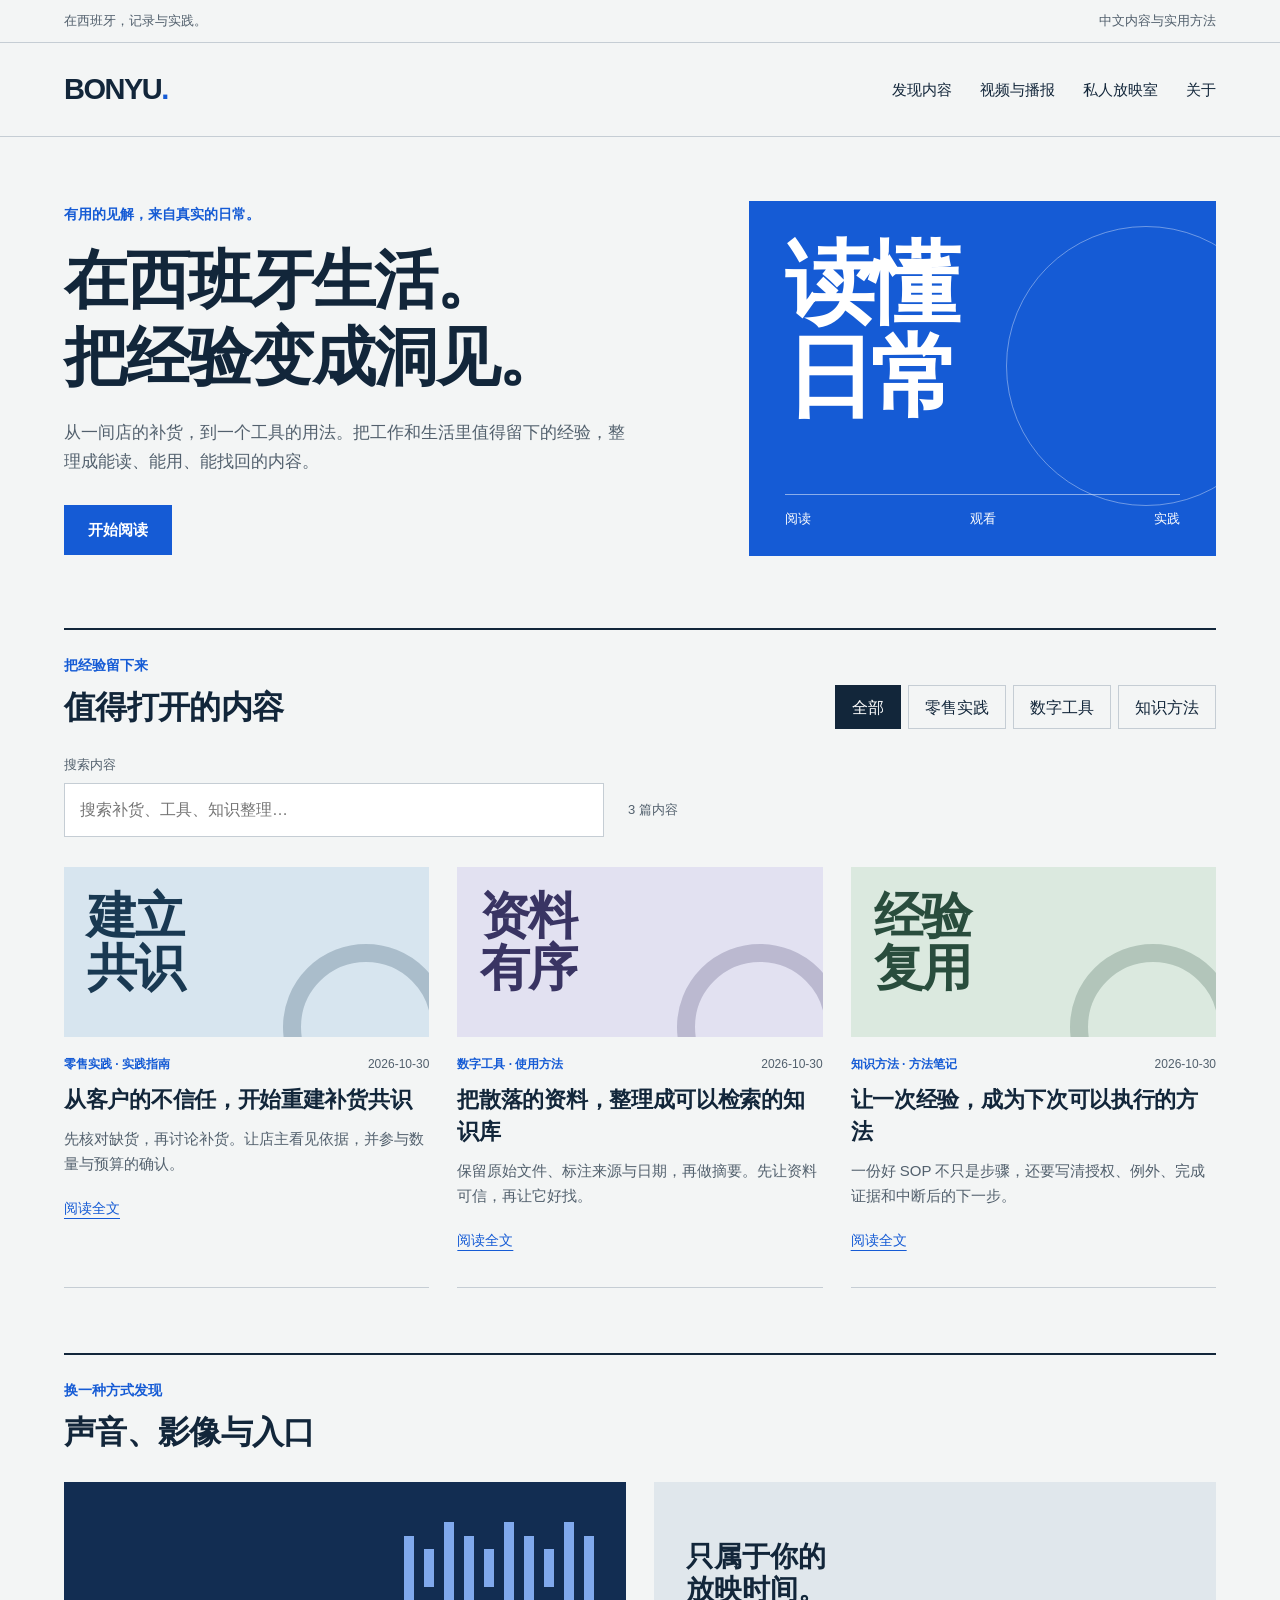
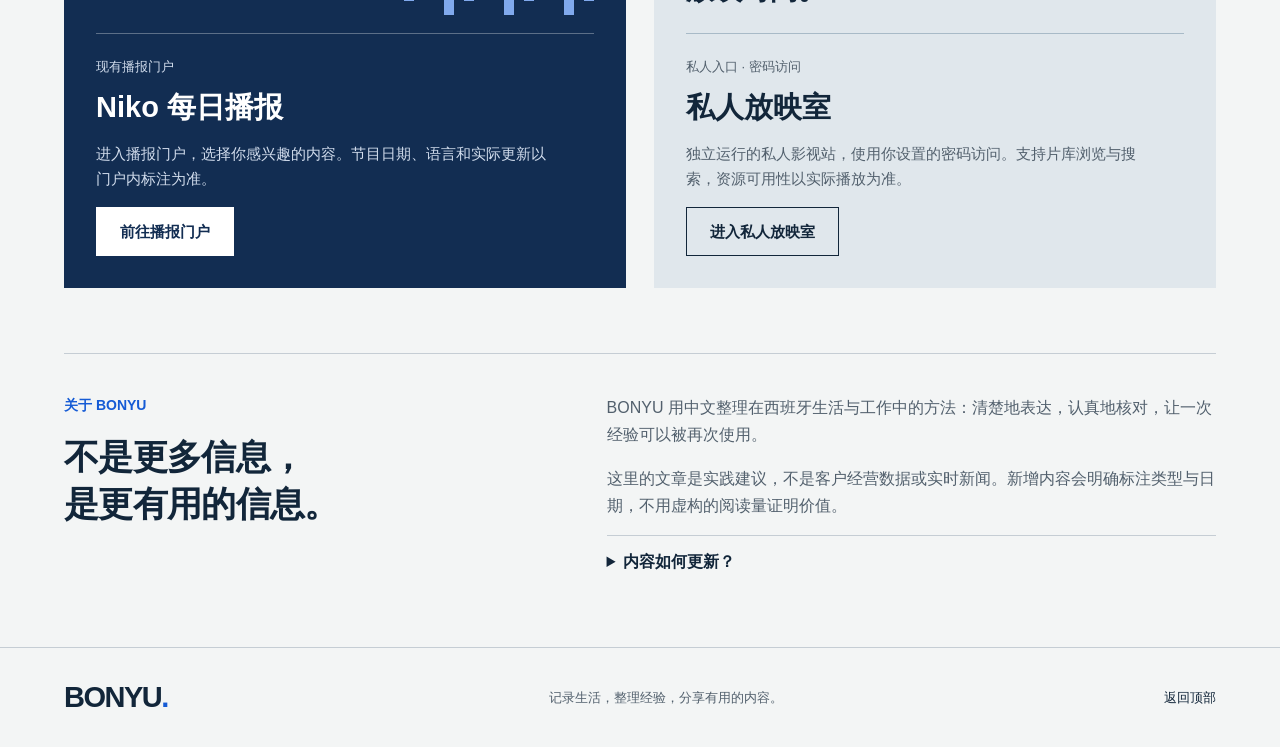
<file: index.html>
<!doctype html>
<!-- 用户选定 A 资讯杂志。静态内容经过核查后经 Git/Netcup 发布；不加载销售资料。 -->
<html lang="zh-CN"><head><meta charset="utf-8"><meta name="viewport" content="width=device-width,initial-scale=1"><meta name="description" content="BONYU：记录在西班牙的生活与工作，分享零售经验、数字工具和可复用的方法。"><meta name="theme-color" content="#155bd5"><meta name="bonyu-release" content="portal-a-20261030-v1"><title>BONYU · 生活里的见解，工作中的方法</title><link rel="stylesheet" href="portal.css"><script src="portal-content.js" defer></script><script src="portal.js" defer></script></head><body>
<a class="skip" href="#content">跳到内容</a><div class="edition"><span>在西班牙，记录与实践。</span><span>中文内容与实用方法</span></div><header class="site-header"><a class="wordmark" href="./" aria-label="BONYU 首页">BONYU<span>.</span></a><nav aria-label="主导航"><a href="#content">发现内容</a><a href="#channels">视频与播报</a><a href="watch/">私人放映室</a><a href="#about">关于</a></nav></header>
<main><section class="hero" aria-labelledby="hero-title"><div><p class="kicker">有用的见解，来自真实的日常。</p><h1 id="hero-title">在西班牙生活。<br>把经验变成洞见。</h1><p class="intro">从一间店的补货，到一个工具的用法。把工作和生活里值得留下的经验，整理成能读、能用、能找回的内容。</p><a class="button primary" href="#content">开始阅读</a></div><div class="hero-art" aria-hidden="true"><span class="orbit"></span><strong>读懂<br>日常</strong><div class="art-caption"><span>阅读</span><span>观看</span><span>实践</span></div></div></section>
<section id="content"><div class="section-heading"><div><p class="kicker">把经验留下来</p><h2>值得打开的内容</h2></div><div class="filters" role="group" aria-label="内容分类"><button type="button" data-filter="全部" aria-pressed="true">全部</button><button type="button" data-filter="零售实践" aria-pressed="false">零售实践</button><button type="button" data-filter="数字工具" aria-pressed="false">数字工具</button><button type="button" data-filter="知识方法" aria-pressed="false">知识方法</button></div></div><label class="search-label" for="content-search">搜索内容</label><div class="search-row"><input id="content-search" type="search" placeholder="搜索补货、工具、知识整理…" autocomplete="off"><span id="result-count" role="status" aria-live="polite"></span></div><div id="content-grid" class="content-grid"></div><p id="empty-state" hidden>没有匹配的内容，请换个关键词或切换到“全部”。</p><noscript>请启用 JavaScript 以阅读文章、分类和搜索。</noscript></section>
<section id="channels" class="channels"><div class="section-heading"><div><p class="kicker">换一种方式发现</p><h2>声音、影像与入口</h2></div></div><div class="channel-grid"><article class="channel broadcast"><div class="wave" aria-hidden="true"><i></i><i></i><i></i><i></i><i></i><i></i><i></i><i></i><i></i><i></i></div><p class="channel-label">现有播报门户</p><h3>Niko 每日播报</h3><p>进入播报门户，选择你感兴趣的内容。节目日期、语言和实际更新以门户内标注为准。</p><a class="button light" href="https://kyrmax.de/niko-broadcast/" target="_blank" rel="noopener noreferrer">前往播报门户<span class="sr-only">，在新标签页打开</span></a></article><article class="channel personal"><div class="frame-art" aria-hidden="true">只属于你的<br>放映时间。</div><p class="channel-label">私人入口 · 密码访问</p><h3>私人放映室</h3><p>独立运行的私人影视站，使用你设置的密码访问。支持片库浏览与搜索，资源可用性以实际播放为准。</p><a class="button secondary" href="watch/">进入私人放映室</a></article></div></section>
<section id="about" class="about"><div><p class="kicker">关于 BONYU</p><h2>不是更多信息，<br>是更有用的信息。</h2></div><div><p>BONYU 用中文整理在西班牙生活与工作中的方法：清楚地表达，认真地核对，让一次经验可以被再次使用。</p><p>这里的文章是实践建议，不是客户经营数据或实时新闻。新增内容会明确标注类型与日期，不用虚构的阅读量证明价值。</p><details><summary>内容如何更新？</summary><p>目前采用精选内容静态发布：编辑资料 → 核查内容与隐私 → 本地预览 → 提交指定文件 → Netcup 自动同步 → 线上回读。这不是已经接通的自动抓取或后台投稿系统。</p></details></div></section></main>
<footer><a class="wordmark" href="./">BONYU<span>.</span></a><p>记录生活，整理经验，分享有用的内容。</p><a href="#hero-title">返回顶部</a></footer><dialog id="article-dialog" aria-labelledby="article-title"><div class="dialog-toolbar"><span id="article-meta"></span><button id="close-article" type="button">关闭文章</button></div><article><h2 id="article-title"></h2><p id="article-intro" class="article-intro"></p><div id="article-body"></div></article></dialog></body></html>
</file>
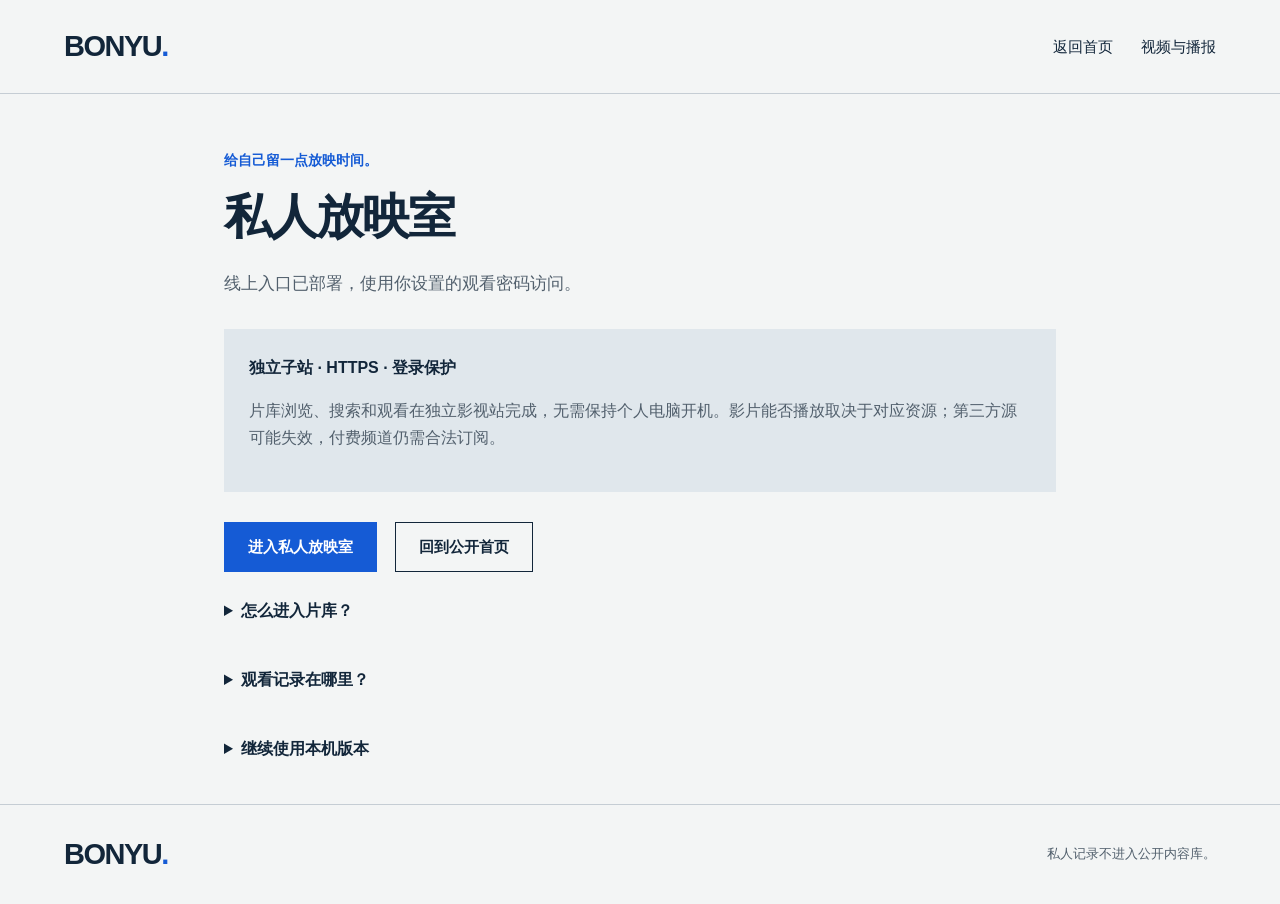
<file: watch/index.html>
<!doctype html><html lang="zh-CN"><head><meta charset="utf-8"><meta name="viewport" content="width=device-width,initial-scale=1"><meta name="robots" content="noindex"><title>私人放映室 · BONYU</title><link rel="stylesheet" href="../portal.css"></head><body><header class="site-header"><a class="wordmark" href="../">BONYU<span>.</span></a><nav aria-label="主导航"><a href="../">返回首页</a><a href="../#channels">视频与播报</a></nav></header><main class="watch-main"><p class="kicker">给自己留一点放映时间。</p><h1>私人放映室</h1><p class="intro">线上入口已部署，使用你设置的观看密码访问。</p><div class="notice"><strong>独立子站 · HTTPS · 登录保护</strong><p>片库浏览、搜索和观看在独立影视站完成，无需保持个人电脑开机。影片能否播放取决于对应资源；第三方源可能失效，付费频道仍需合法订阅。</p></div><div class="watch-actions"><a class="button primary" href="https://watch.bonyu.de/" rel="noreferrer">进入私人放映室</a><a class="button secondary" href="../">回到公开首页</a></div><details><summary>怎么进入片库？</summary><p>打开影视站，输入自己设置的观看密码，然后选择顶部“片库”。可以切换资源、分类和页码，也可以搜索片名。</p></details><details><summary>观看记录在哪里？</summary><p>当前应用的观看历史和偏好保存在使用的浏览器内，不会自动跨设备同步。不要在公共电脑保存登录状态。</p></details><details><summary>继续使用本机版本</summary><p>本机版本仍可在服务启动后通过 <a href="http://127.0.0.1:8080/catalog" rel="noreferrer">当前电脑片库</a> 打开；该地址始终指向你正在使用的电脑。</p></details></main><footer><a class="wordmark" href="../">BONYU<span>.</span></a><p>私人记录不进入公开内容库。</p></footer></body></html>
</file>
<file: portal.css>
:root{--paper:#f3f5f5;--panel:#fff;--ink:#12263a;--accent:#155bd5;--muted:#52606d;--line:#c5cdd4}*{box-sizing:border-box}html{scroll-behavior:smooth;scroll-padding-top:24px}body{margin:0;color:var(--ink);background:var(--paper);font:16px/1.7 -apple-system,BlinkMacSystemFont,'PingFang SC','Microsoft YaHei',sans-serif}a{color:inherit;text-decoration:none}button,input{font:inherit}a:focus-visible,button:focus-visible,input:focus-visible,summary:focus-visible{outline:3px solid var(--accent);outline-offset:4px}.skip{position:fixed;top:-70px;left:20px;background:var(--ink);color:#fff;padding:12px;z-index:5}.skip:focus{top:12px}.edition{display:flex;justify-content:space-between;padding:10px 5vw;border-bottom:1px solid var(--line);color:var(--muted);font-size:13px}.site-header{display:flex;align-items:center;justify-content:space-between;padding:22px 5vw;border-bottom:1px solid var(--line);gap:24px}.wordmark{font-size:29px;font-weight:900;letter-spacing:-1.5px}.wordmark span{color:var(--accent)}nav{display:flex;flex-wrap:wrap;gap:28px}nav a{display:inline-flex;align-items:center;min-height:44px;font-size:15px}nav a:hover,footer a:hover{color:var(--accent)}main{max-width:1440px;margin:auto;padding:0 5vw}.hero{display:grid;grid-template-columns:1.35fr 1fr;gap:55px;align-items:center;padding:64px 0 72px}.kicker{color:var(--accent);font-weight:650;font-size:14px;margin:0 0 15px}h1{font-size:clamp(40px,5vw,74px);line-height:1.2;letter-spacing:-2px;margin:0 0 24px;font-weight:800;text-wrap:balance}p{color:var(--muted)}.intro{max-width:570px;margin:0 0 28px;font-size:17px}.button{display:inline-flex;align-items:center;justify-content:center;min-height:46px;padding:11px 23px;font-weight:650;border:1px solid transparent;font-size:15px}.primary{color:white;background:var(--accent)}.primary:hover{background:#1046a6}.secondary{border-color:var(--ink);color:var(--ink)}.secondary:hover{background:#d5e0eb}.hero-art{min-height:355px;background:var(--accent);position:relative;overflow:hidden;color:#fff;padding:36px}.hero-art strong{font-size:clamp(70px,7vw,102px);line-height:1.04;letter-spacing:-5px;display:block;position:relative}.orbit{position:absolute;width:280px;height:280px;border:1px solid #ffffff60;border-radius:50%;right:-70px;top:25px}.art-caption{position:absolute;left:36px;right:36px;bottom:26px;display:flex;justify-content:space-between;border-top:1px solid #ffffff80;padding-top:13px;font-size:13px}.section-heading{border-top:2px solid var(--ink);padding-top:24px;display:flex;justify-content:space-between;gap:24px;align-items:flex-end}h2{font-size:32px;line-height:1.35;letter-spacing:-.7px;margin:0}.section-heading .kicker{margin-bottom:8px}.filters{display:flex;gap:7px;flex-wrap:wrap}.filters button{min-height:44px;padding:7px 16px;background:transparent;border:1px solid var(--line);color:var(--ink);cursor:pointer}.filters button[aria-pressed=true]{background:var(--ink);color:white;border-color:var(--ink)}.search-label{display:block;font-size:13px;margin:25px 0 7px;color:var(--muted)}.search-row{display:flex;gap:24px;align-items:center}input[type=search]{width:min(540px,100%);padding:12px 15px;border:1px solid var(--line);color:var(--ink);background:var(--panel);border-radius:0;min-height:48px}#result-count{font-size:13px;color:var(--muted);white-space:nowrap}.content-grid{display:grid;grid-template-columns:repeat(3,minmax(0,1fr));gap:28px;margin-top:30px}.content-card{min-width:0;border-bottom:1px solid var(--line);padding-bottom:24px}.card-art{height:170px;background:var(--art-bg);color:var(--art-ink);padding:23px;overflow:hidden;position:relative}.card-art strong{font-size:50px;line-height:1.05;letter-spacing:-2px;position:relative;z-index:1}.card-art:after{content:'';position:absolute;width:130px;height:130px;border:18px solid currentColor;border-radius:50%;right:-20px;bottom:-73px;opacity:.23}.card-meta{display:flex;justify-content:space-between;margin-top:17px;gap:10px;font-size:12px;color:var(--muted)}.category{color:var(--accent);font-weight:650}.content-card h3{font-size:22px;line-height:1.45;letter-spacing:-.3px;margin:10px 0}.content-card h3 a:hover{text-decoration:underline;text-underline-offset:5px}.content-card p{font-size:15px;margin:10px 0}.read-link{display:inline-flex;align-items:center;min-height:44px;color:var(--accent);text-decoration:underline;text-underline-offset:5px;font-size:14px}.channels{margin-top:65px}.channel-grid{display:grid;grid-template-columns:1fr 1fr;gap:28px;margin-top:28px}.channel{padding:32px;position:relative;overflow:hidden}.broadcast{background:#122d52;color:white}.broadcast p{color:#d2dded}.channel h3{font-size:29px;line-height:1.2;margin:8px 0 16px}.channel p{font-size:15px;max-width:460px}.channel-label{font-size:13px!important;margin:22px 0 12px}.light{color:#122d52;background:#fff}.light:hover{background:#d6e5fc}.wave{height:120px;display:flex;align-items:center;gap:10px;justify-content:flex-end;border-bottom:1px solid #ffffff50;padding-bottom:10px}.wave i{height:35%;width:10px;background:#80a9ed}.wave i:nth-child(3n){height:85%}.wave i:nth-child(3n+1){height:60%}.personal{background:#e0e7ec}.frame-art{height:120px;display:flex;align-items:center;border-bottom:1px solid #a8bac7;font-size:28px;line-height:1.2;font-weight:750}.about{display:grid;grid-template-columns:1fr 1.25fr;gap:55px;margin-top:65px;padding:40px 0 55px;border-top:1px solid var(--line)}.about p:first-child{margin-top:0}.about h2{font-size:35px}.about details{border-top:1px solid var(--line);padding-top:12px}summary{min-height:44px;cursor:pointer;font-weight:650}footer{border-top:1px solid var(--line);padding:25px 5vw;display:flex;align-items:center;justify-content:space-between;gap:20px}footer p,footer>a:last-child{font-size:13px}footer>a:last-child{min-height:44px;display:flex;align-items:center}dialog{padding:0;border:1px solid var(--line);width:min(780px,calc(100% - 32px));max-height:90dvh;background:var(--paper);color:var(--ink)}dialog::backdrop{background:#07192dc9}.dialog-toolbar{position:sticky;top:0;display:flex;justify-content:space-between;align-items:center;gap:14px;padding:14px 25px;border-bottom:1px solid var(--line);background:var(--paper);z-index:1}.dialog-toolbar span{font-size:13px;color:var(--muted)}.dialog-toolbar button{cursor:pointer;min-height:44px;padding:7px 17px;background:var(--ink);color:white;border:0}dialog article{padding:30px 38px 42px}dialog h2{font-size:32px}dialog h3{font-size:21px;margin:26px 0 8px}dialog p,dialog li{font-size:17px;color:var(--ink)}.article-intro{color:var(--muted)!important;padding-bottom:20px;border-bottom:1px solid var(--line)}.sr-only{position:absolute;width:1px;height:1px;padding:0;margin:-1px;overflow:hidden;clip:rect(0,0,0,0);white-space:nowrap;border:0}[hidden]{display:none!important}.watch-main{min-height:65vh;padding-top:55px;max-width:960px}.watch-main h1{font-size:48px}.notice{background:#e0e7ec;padding:25px;margin:30px 0}.watch-actions{display:flex;gap:18px;flex-wrap:wrap}.watch-main details{margin:25px 0}@media(max-width:850px){nav{gap:14px}.hero{gap:30px}.content-grid{grid-template-columns:repeat(2,minmax(0,1fr))}.section-heading{align-items:flex-start;flex-direction:column}.hero-art{min-height:310px}h1{letter-spacing:-1px}.channel{padding:25px}.about{gap:30px}}@media(max-width:600px){.edition{font-size:12px}.edition span:last-child{display:none}.site-header{align-items:flex-start;flex-direction:column;gap:5px;padding:16px 6vw}nav{gap:0 19px}nav a{font-size:14px}.hero{grid-template-columns:1fr;padding:35px 0 40px;gap:30px}main{padding:0 6vw}h1{font-size:39px}.intro{font-size:16px}.hero-art{min-height:235px;padding:25px}.hero-art strong{font-size:70px}.art-caption{left:25px;right:25px;bottom:20px}.orbit{width:220px;height:220px}.section-heading{padding-top:22px;gap:18px}h2{font-size:27px}.filters{gap:6px}.filters button{font-size:14px;padding:6px 12px}.search-row{gap:10px;align-items:stretch;flex-direction:column}.content-grid{grid-template-columns:1fr;gap:28px}.card-art{height:160px}.content-card h3{font-size:23px}.content-card p{font-size:16px}.channel-grid,.about{grid-template-columns:1fr}.channels{margin-top:45px}.about{margin-top:45px;padding-top:30px;gap:20px}.about h2{font-size:30px}footer{align-items:flex-start;flex-direction:column;padding:24px 6vw;gap:0}dialog article{padding:24px}dialog h2{font-size:27px}.dialog-toolbar{padding:10px 18px}.watch-main{padding-top:30px}.watch-main h1{font-size:36px}}@media(prefers-reduced-motion:reduce){html{scroll-behavior:auto}}
</file>
